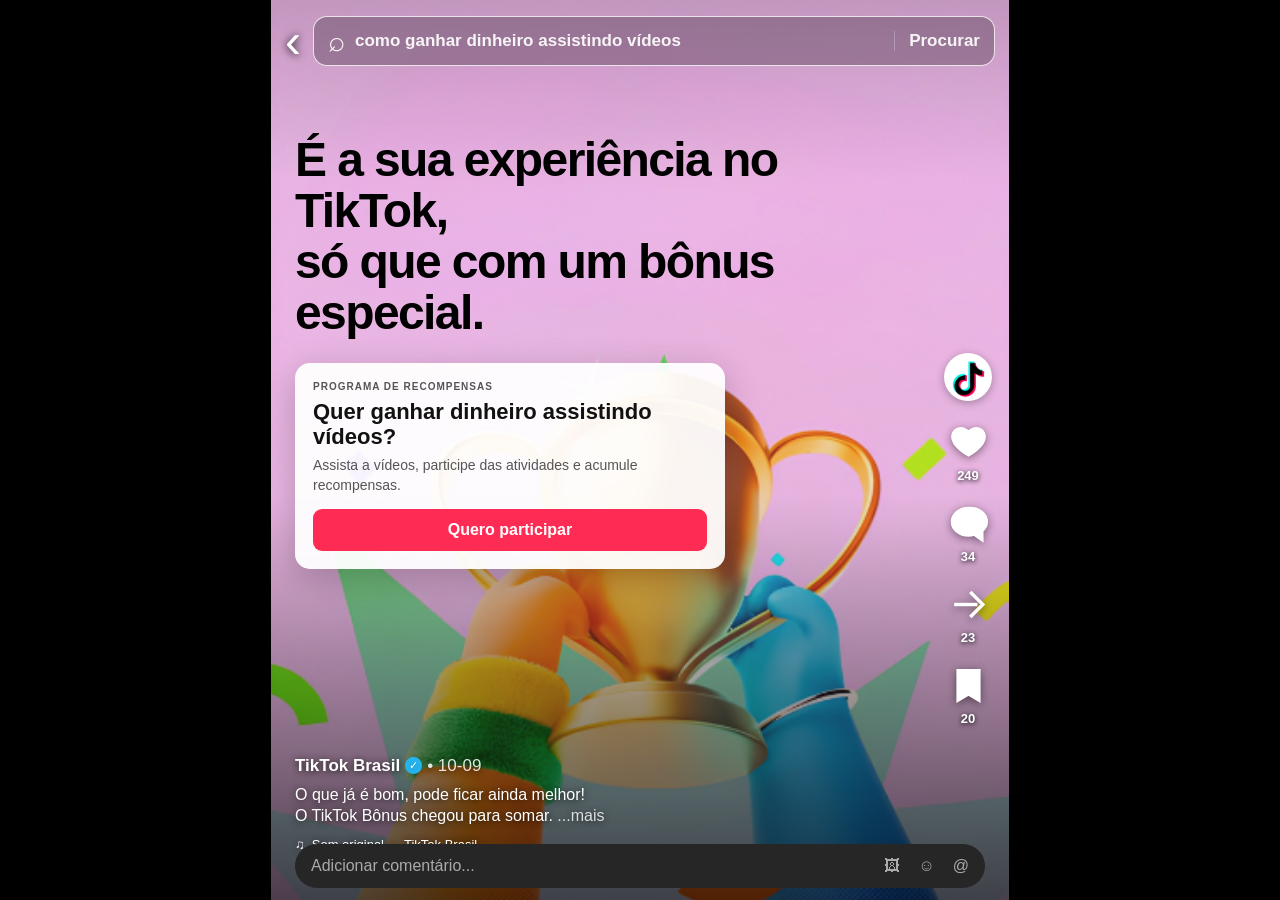
<file: index.html>
<!DOCTYPE html>
<html lang="pt-BR">
<head>
    <meta property="og:title" content="🎁 Concorra a um prêmio no TikTok!">
    <meta property="og:description" content="Você foi selecionado para participar. Confira sua oportunidade!">
    <meta property="og:image" content="https://SEU-LINK.github.io/SEU-PROJETO/imgs/tiktokbonus.png">
    <meta property="og:type" content="website">
    <meta charset="UTF-8">
    <meta name="viewport" content="width=device-width, initial-scale=1.0">
    <title>TikTok — Para você</title>
    <link rel="stylesheet" href="style.css">
</head>
<body class="feed-page">

    <main class="tiktok-screen">
        <header class="feed-header">
            <button class="back-button" aria-label="Voltar">‹</button>

            <div class="search-bar">
                <span class="search-icon">⌕</span>
                <span>como ganhar dinheiro assistindo vídeos</span>
                <strong>Procurar</strong>
            </div>
        </header>

        <section class="video-post">
            <img
                class="post-image"
                src="imgs/tiktokbonus.png" alt="Imaagem de fundo do tiktok bonus."
            >

            <div class="post-overlay">
                <div class="post-copy">
                    <h1>É a sua experiência no TikTok,<br> só que com um bônus especial.</h1>

                    <div class="bonus-card">
                        <span class="bonus-label">PROGRAMA DE RECOMPENSAS</span>
                        <strong>Quer ganhar dinheiro assistindo vídeos?</strong>
                        <p>Assista a vídeos, participe das atividades e acumule recompensas.</p>
                        <button onclick="openOpportunity()">Quero participar</button>
                    </div>
                </div>

                <aside class="interaction-rail" aria-label="Interações">

    <div class="profile-bubble">
        <img src="imgs/perfiltiktok.png" alt="foto de perfil">
    </div>

        <!-- Curtidas -->
        <div class="rail-item">
            <svg class="interaction-icon" viewBox="0 0 24 24" aria-hidden="true">
                <path d="M20.8 8.8c0 5.4-8.8 10.1-8.8 10.1S3.2 14.2 3.2 8.8
                        C3.2 6.1 5.1 4.2 7.6 4.2
                        c1.7 0 3.3.9 4.4 2.2
                        c1.1-1.3 2.7-2.2 4.4-2.2
                        c2.5 0 4.4 1.9 4.4 4.6Z"/>
            </svg>
            <small>249</small>
        </div>

        <!-- Comentários -->
        <div class="rail-item">
            <svg class="interaction-icon" viewBox="0 0 24 24" aria-hidden="true">
                <path d="M12 3.5c-5 0-9 3.3-9 7.5s4 7.5 9 7.5
                        c1.1 0 2.2-.2 3.2-.5
                        L19.5 21v-5.1
                        c1.6-1.3 2.5-3 2.5-4.9
                        c0-4.2-4-7.5-9-7.5Z"/>
            </svg>
            <small>34</small>
        </div>

        <!-- Compartilhar -->
        <div class="rail-item">
            <svg class="interaction-icon share-icon" viewBox="0 0 24 24" aria-hidden="true">
                <path d="M4 12h13"/>
                <path d="M13 5l7 7-7 7"/>
            </svg>
            <small>23</small>
        </div>

        <!-- Salvar -->
        <div class="rail-item">
            <svg class="interaction-icon bookmark-icon" viewBox="0 0 24 24" aria-hidden="true">
                <path d="M6 3.5h12v17L12 17l-6 3.5v-17Z"/>
            </svg>
            <small>20</small>
        </div>

    </aside>
            </div>
        </section>

        <section class="post-info">
            <div class="account-line">
                <strong>TikTok Brasil</strong>
                <span class="verified">✓</span>
                <span class="date">• 10-09</span>
            </div>

            <p>
                O que já é bom, pode ficar ainda melhor!<br>
                O TikTok Bônus chegou para somar. <span class="more">...mais</span>
            </p>

            <div class="sound-line">
                <span>♫</span>
                <span>Som original — TikTok Brasil</span>
            </div>
        </section>

        <div class="comment-bar">
            <span>Adicionar comentário...</span>
            <span>🖼</span>
            <span>☺</span>
            <span>@</span>
        </div>
    </main>

    <div id="opportunity" class="modal hidden" role="dialog" aria-modal="true">
        <div class="modal-card">
            <button class="modal-close" onclick="closeOpportunity()" aria-label="Fechar">×</button>
            <span class="modal-tag">PROGRAMA DE RECOMPENSAS</span>
            <h2>Uma nova forma de aproveitar seus vídeos.</h2>
            <p>
                Participe de atividades relacionadas a vídeos curtos e
                acumule recompensas conforme utiliza a plataforma.
            </p>

            <div class="opportunity-points">
                <div><strong>▶</strong><span>Assista a vídeos curtos</span></div>
                <div><strong>★</strong><span>Participe das atividades</span></div>
                <div><strong>R$</strong><span>Acumule recompensas</span></div>
            </div>

            <button class="primary-button" onclick="goToSignup()">
                Continuar
            </button>
        </div>
    </div>

    <script>
        function openOpportunity() {
            document.getElementById("opportunity").classList.remove("hidden");
        }

        function closeOpportunity() {
            document.getElementById("opportunity").classList.add("hidden");
        }

        function goToSignup() {
            window.location.href = "login.html";
        }
    </script>
</body>
</html>
</file>
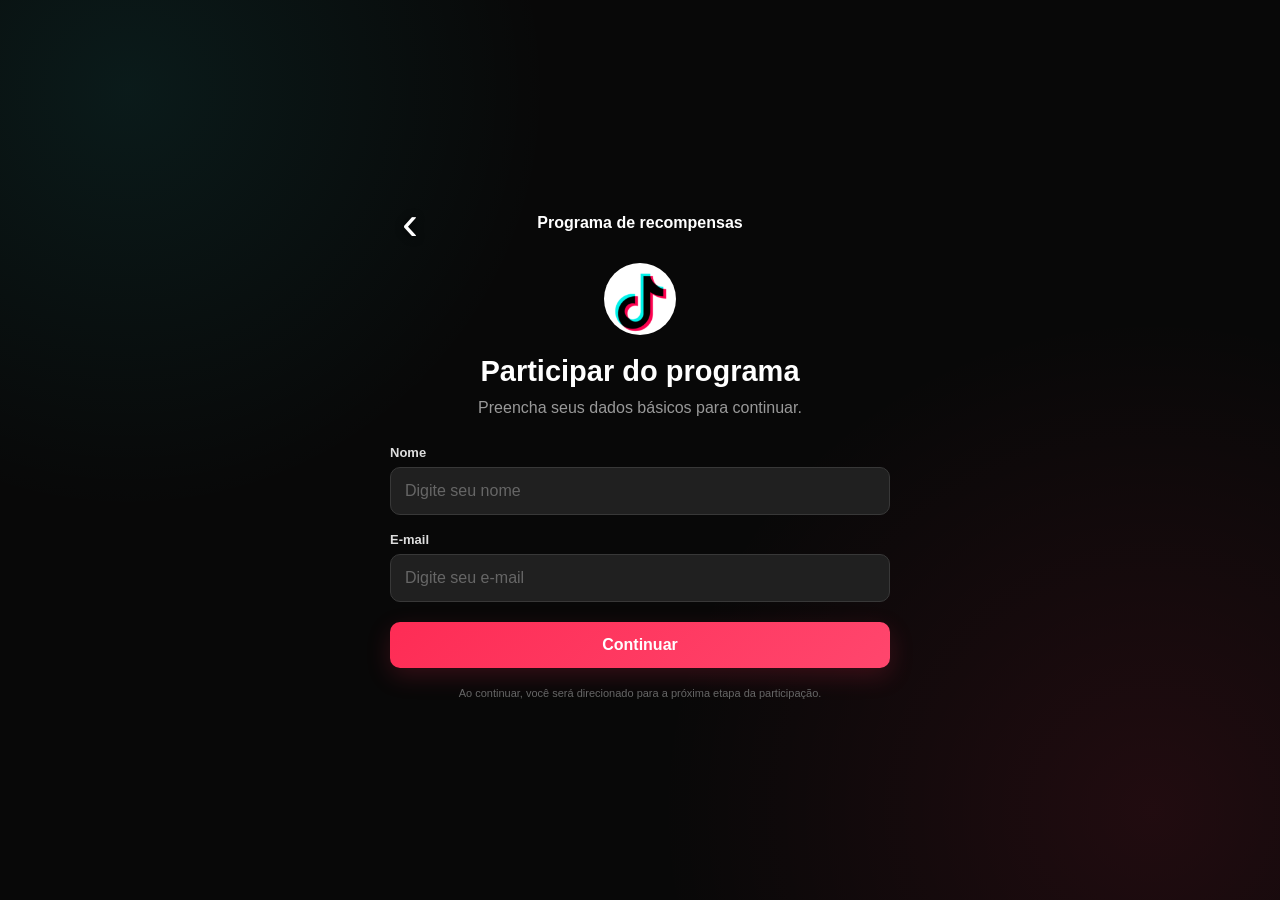
<file: login.html>
<!DOCTYPE html>
<html lang="pt-BR">
<head>
    <meta charset="UTF-8">
    <meta name="viewport" content="width=device-width, initial-scale=1.0">
    <title>TikTok — Programa de recompensas</title>
    <link rel="stylesheet" href="style.css">
</head>
<body class="signup-page">

    <main class="signup-screen">
        <header class="simple-header">
            <button class="back-button" onclick="history.back()" aria-label="Voltar">‹</button>
            <strong>Programa de recompensas</strong>
            <span></span>
        </header>

        <section class="signup-card">
            <div class="tiktok-profile">
                <img src="imgs/perfiltiktok.png" alt="TikTok perfil">
            </div>

            <h1>Participar do programa</h1>
            <p class="signup-subtitle">
                Preencha seus dados básicos para continuar.
            </p>

            <form id="signupForm">
                <label for="name">Nome</label>
                <input
                    id="name"
                    name="name"
                    type="text"
                    placeholder="Digite seu nome"
                    autocomplete="on"
                    required
                >

                <label for="email">E-mail</label>
                <input
                    id="email"
                    name="email"
                    type="email"
                    placeholder="Digite seu e-mail"
                    autocomplete="on"
                    required
                >

                <button class="primary-button" type="submit">
                    Continuar
                </button>
            </form>

            <p class="tiny-note">
                Ao continuar, você será direcionado para a próxima etapa da participação.
            </p>
        </section>
    </main>

    <script>
        const form = document.getElementById("signupForm");

        form.addEventListener("submit", function (event) {
            event.preventDefault();

            /*
             * SIMULAÇÃO EDUCATIVA:
             * Os valores dos campos não são lidos, armazenados,
             * enviados para servidor ou usados para autenticação.
             */
            window.location.href = "resultado.html";
        });
    </script>
</body>
</html>
</file>
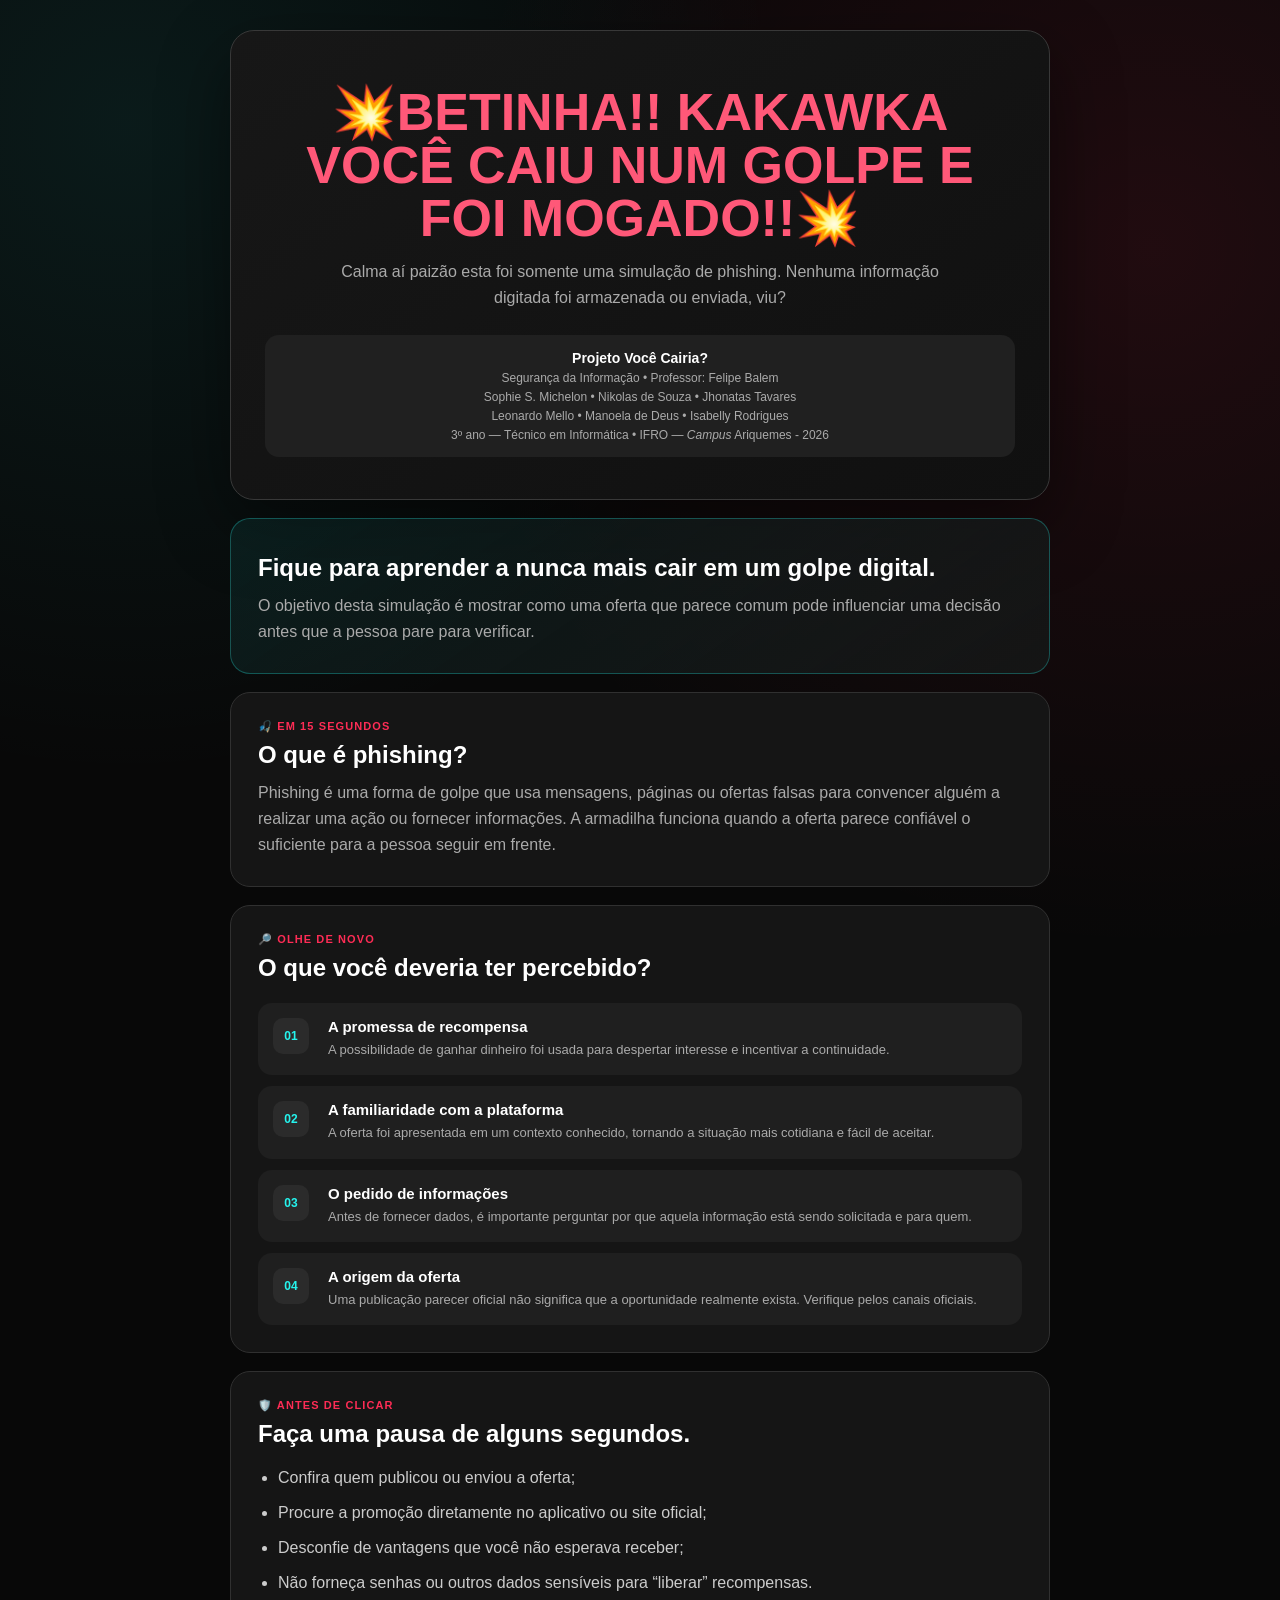
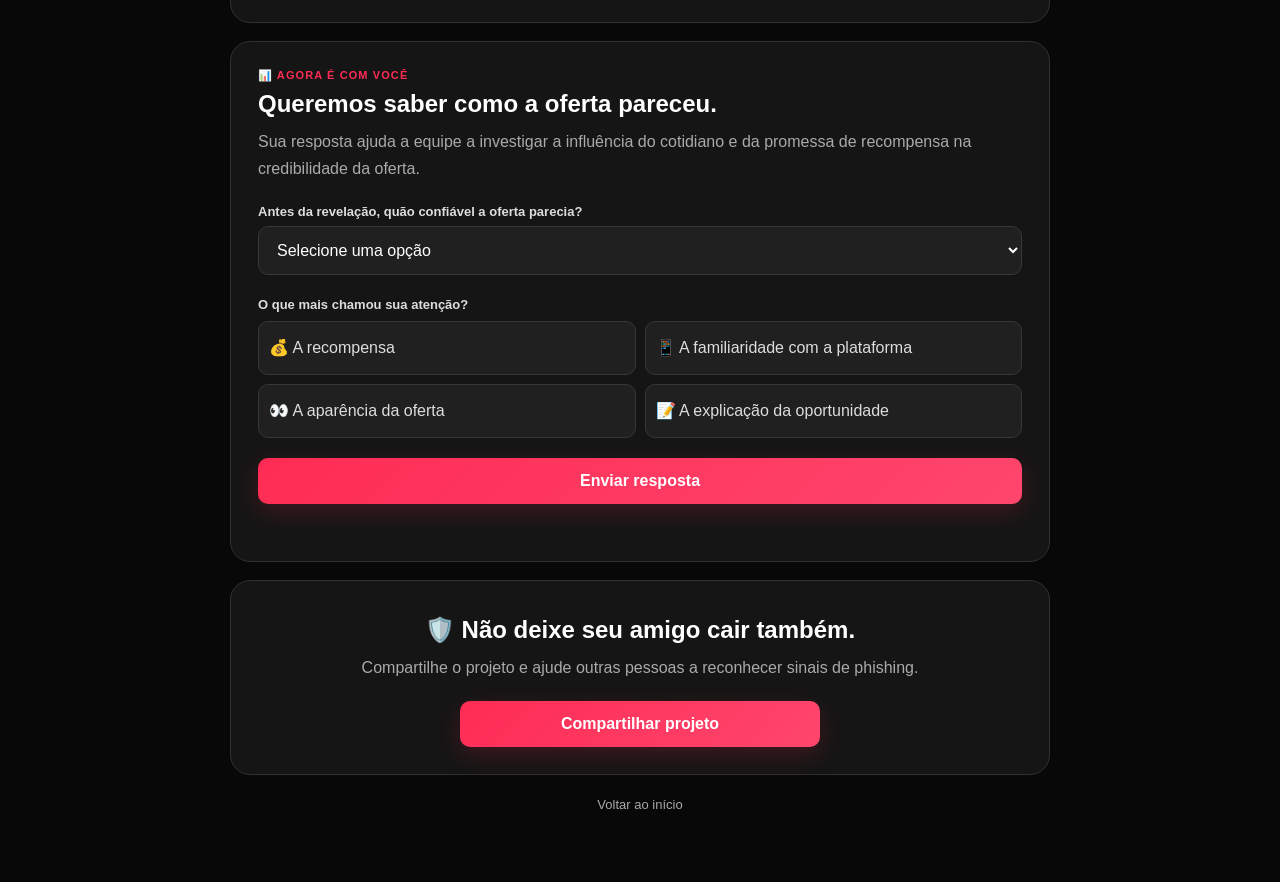
<file: resultado.html>
<!DOCTYPE html>
<html lang="pt-BR">

<head>
    <meta charset="UTF-8">
    <meta name="viewport" content="width=device-width, initial-scale=1.0">
    <title>Você Cairia? — Resultado</title>
    <link rel="stylesheet" href="style.css">
</head>

<body class="result-page">

    <main class="result-container">

        <section class="reveal">

            <h1>💥BETINHA!! KAKAWKA VOCÊ CAIU NUM GOLPE E FOI MOGADO!!💥</h1>

            <p class="reveal-subtitle">
                Calma aí paizão esta foi somente uma simulação de phishing.
                Nenhuma informação digitada foi armazenada ou enviada, viu?
            </p>

            <div class="project-info">
                <strong>Projeto Você Cairia?</strong>
                <span>Segurança da Informação • Professor: Felipe Balem </span>
                <span>Sophie S. Michelon • Nikolas de Souza • Jhonatas Tavares </span>
                <span>Leonardo Mello • Manoela de Deus • Isabelly Rodrigues </span>
                <span>3º ano — Técnico em Informática • IFRO — <i>Campus</i> Ariquemes - 2026</span>
            </div>
        </section>

        <section class="lesson-block highlight">
            <h2>Fique para aprender a nunca mais cair em um golpe digital.</h2>
            <p>
                O objetivo desta simulação é mostrar como uma oferta que parece comum pode influenciar
                uma decisão antes que a pessoa pare para verificar.
            </p>
        </section>

        <section class="lesson-block">
            <div class="section-kicker">🎣 EM 15 SEGUNDOS</div>
            <h2>O que é phishing?</h2>
            <p>
                Phishing é uma forma de golpe que usa mensagens, páginas ou
                ofertas falsas para convencer alguém a realizar uma ação ou
                fornecer informações. A armadilha funciona quando a oferta
                parece confiável o suficiente para a pessoa seguir em frente.
            </p>
        </section>

        <section class="lesson-block">
            <div class="section-kicker">🔎 OLHE DE NOVO</div>
            <h2>O que você deveria ter percebido?</h2>

            <div class="evidence-list">
                <article class="evidence">
                    <span>01</span>
                    <div>
                        <h3>A promessa de recompensa</h3>
                        <p>
                            A possibilidade de ganhar dinheiro foi usada para
                            despertar interesse e incentivar a continuidade.
                        </p>
                    </div>
                </article>

                <article class="evidence">
                    <span>02</span>
                    <div>
                        <h3>A familiaridade com a plataforma</h3>
                        <p>
                            A oferta foi apresentada em um contexto conhecido,
                            tornando a situação mais cotidiana e fácil de aceitar.
                        </p>
                    </div>
                </article>

                <article class="evidence">
                    <span>03</span>
                    <div>
                        <h3>O pedido de informações</h3>
                        <p>
                            Antes de fornecer dados, é importante perguntar por
                            que aquela informação está sendo solicitada e para quem.
                        </p>
                    </div>
                </article>

                <article class="evidence">
                    <span>04</span>
                    <div>
                        <h3>A origem da oferta</h3>
                        <p>
                            Uma publicação parecer oficial não significa que a
                            oportunidade realmente exista. Verifique pelos canais oficiais.
                        </p>
                    </div>
                </article>
            </div>
        </section>

        <section class="lesson-block">
            <div class="section-kicker">🛡️ ANTES DE CLICAR</div>
            <h2>Faça uma pausa de alguns segundos.</h2>
            <ul class="protection-list">
                <li>Confira quem publicou ou enviou a oferta;</li>
                <li>Procure a promoção diretamente no aplicativo ou site oficial;</li>
                <li>Desconfie de vantagens que você não esperava receber;</li>
                <li>Não forneça senhas ou outros dados sensíveis para “liberar” recompensas.</li>
            </ul>
        </section>

        <section class="survey-block">
            <div class="section-kicker">📊 AGORA É COM VOCÊ</div>
            <h2>Queremos saber como a oferta pareceu.</h2>

            <p>
                Sua resposta ajuda a equipe a investigar a influência do
                cotidiano e da promessa de recompensa na credibilidade da oferta.
            </p>

            <label for="credibility">Antes da revelação, quão confiável a oferta parecia?</label>
            <select id="credibility">
                <option value="">Selecione uma opção</option>
                <option>1 — Nada confiável</option>
                <option>2 — Pouco confiável</option>
                <option>3 — Mais ou menos confiável</option>
                <option>4 — Confiável</option>
                <option>5 — Muito confiável</option>
            </select>

            <label>O que mais chamou sua atenção?</label>

            <div class="choice-grid">
                <button type="button" onclick="selectChoice(this)">💰 A recompensa</button>
                <button type="button" onclick="selectChoice(this)">📱 A familiaridade com a plataforma</button>
                <button type="button" onclick="selectChoice(this)">👀 A aparência da oferta</button>
                <button type="button" onclick="selectChoice(this)">📝 A explicação da oportunidade</button>
            </div>

            <button class="primary-button survey-button" onclick="finishSurvey()">
                Enviar resposta
            </button>

            <p id="surveyMessage" class="survey-message" aria-live="polite"></p>
        </section>

        <section class="share-block">
            <h2>🛡️ Não deixe seu amigo cair também.</h2>

            <p>
                Compartilhe o projeto e ajude outras pessoas a reconhecer sinais de phishing.
            </p>

            <button class="share-button" onclick="shareProject()">
                Compartilhar projeto
            </button>
        </section>

        <a class="home-link" href="index.html">Voltar ao início</a>

    </main>

    <script>

        let selectedChoice = "";

        function selectChoice(button) {

            document.querySelectorAll(".choice-grid button").forEach(item => {
                item.classList.remove("selected");
            });

            button.classList.add("selected");

            selectedChoice = button.textContent.trim();
        }


        function finishSurvey() {

            const credibility = document.getElementById("credibility").value;
            const message = document.getElementById("surveyMessage");

            if (!credibility || !selectedChoice) {

                message.textContent =
                    "Selecione uma nota e uma opção antes de enviar.";

                return;
            }

            /*
             * SIMULAÇÃO EDUCATIVA:
             * A resposta abaixo é apenas exibida localmente.
             * Nenhuma resposta é enviada ou armazenada pelo site.
             */

            message.textContent =
                "Resposta registrada apenas nesta tela para fins de demonstração. Obrigado!";
        }


        function shareProject() {

            /*
             * LINK PRINCIPAL DO PROJETO
             *
             * Esse é o endereço que será compartilhado.
             * Ele sempre leva o usuário para a página inicial.
             */

            const link = "https://sophiiesm.github.io/project_VoceCairia/";

            /*
             * Cria um campo temporário para copiar o link.
             * Esse método funciona em mais navegadores.
             */

            const campo = document.createElement("textarea");

            campo.value = link;

            campo.style.position = "fixed";
            campo.style.left = "-9999px";

            document.body.appendChild(campo);

            campo.focus();
            campo.select();

            try {

                const copiado = document.execCommand("copy");

                document.body.removeChild(campo);

                if (copiado) {

                    alert(
                        "🔗 Link do projeto copiado!\n\nAgora é só mandar para seu amigo 💙"
                    );

                } else {

                    mostrarLink(link);

                }

            } catch (error) {

                document.body.removeChild(campo);

                mostrarLink(link);

            }
        }


        function mostrarLink(link) {

            alert(
                "Copie este link para compartilhar o projeto:\n\n" + link
            );

        }

    </script>

</body>

</html>
</file>
<file: style.css>
* {
    box-sizing: border-box;
    margin: 0;
    padding: 0;
}

:root {
    --pink: #fe2c55;
    --cyan: #25f4ee;
    --black: #080808;
    --dark: #111111;
    --card: #181818;
    --muted: #999999;
    --line: #303030;
    --white: #ffffff;
}

html {
    scroll-behavior: smooth;
}

body {
    min-height: 100vh;
    font-family: Arial, Helvetica, sans-serif;
    background: var(--black);
    color: var(--white);
}

button,
input,
select {
    font: inherit;
}

/* =========================================================
   FEED / PRIMEIRA PÁGINA
========================================================= */

.feed-page {
    background: #000;
    overflow-x: hidden;
}

.tiktok-screen {
    position: relative;
    width: min(100%, 738px);
    min-height: 100vh;
    margin: 0 auto;
    background: #000;
}

.feed-header {
    position: absolute;
    z-index: 5;
    top: 16px;
    left: 0;
    right: 0;
    display: flex;
    align-items: center;
    gap: 12px;
    padding: 0 14px;
}

.back-button {
    border: 0;
    background: transparent;
    color: #fff;
    font-size: 48px;
    line-height: 1;
    cursor: pointer;
    text-shadow: 0 1px 8px #000;
}

.search-bar {
    height: 50px;
    flex: 1;
    display: flex;
    align-items: center;
    gap: 10px;
    padding: 0 14px;
    border: 1.5px solid rgba(255,255,255,.8);
    border-radius: 14px;
    background: rgba(60, 45, 60, .35);
    backdrop-filter: blur(10px);
    color: rgba(255,255,255,.92);
    font-size: 17px;
    font-weight: 600;
    overflow: hidden;
}

.search-icon {
    font-size: 29px;
    font-weight: 400;
    line-height: 1;
}

.search-bar span:nth-child(2) {
    flex: 1;
    white-space: nowrap;
    overflow: hidden;
    text-overflow: ellipsis;
}

.search-bar strong {
    padding-left: 14px;
    border-left: 1px solid rgba(255,255,255,.25);
    white-space: nowrap;
}

.video-post {
    position: relative;
    min-height: 100vh;
    overflow: hidden;
    background:
        radial-gradient(circle at 70% 35%, rgba(254,44,85,.22), transparent 30%),
        linear-gradient(180deg, #7d4d84, #c78cc5 58%, #5b5360);
}

.post-image {
    position: absolute;
    inset: 0;
    width: 100%;
    height: 100%;
    object-fit: cover;
    opacity: .82;
    filter: saturate(1.15) contrast(1.02);
}

.video-post::after {
    content: "";
    position: absolute;
    inset: 0;
    background:
        linear-gradient(180deg, rgba(0,0,0,.15), transparent 20%, rgba(0,0,0,.04) 55%, rgba(0,0,0,.65) 100%);
    pointer-events: none;
}

.post-overlay {
    position: absolute;
    z-index: 2;
    inset: 0;
}

.post-copy {
    position: absolute;
    left: 24px;
    right: 110px;
    top: 135px;
}

.post-copy h1 {
    max-width: 610px;
    color: #000;
    font-size: clamp(31px, 5vw, 48px);
    line-height: 1.06;
    letter-spacing: -1.6px;
}

.bonus-card {
    width: min(430px, 100%);
    margin-top: 24px;
    padding: 18px;
    border-radius: 15px;
    background: rgba(255,255,255,.94);
    color: #111;
    box-shadow: 0 10px 35px rgba(0,0,0,.22);
}

.bonus-label {
    display: block;
    margin-bottom: 7px;
    color: #555;
    font-size: 10px;
    font-weight: 800;
    letter-spacing: 1px;
}

.bonus-card strong {
    display: block;
    font-size: 22px;
    line-height: 1.15;
}

.bonus-card p {
    margin-top: 7px;
    color: #555;
    font-size: 14px;
    line-height: 1.4;
}

.bonus-card button {
    width: 100%;
    margin-top: 14px;
    padding: 12px 16px;
    border: 0;
    border-radius: 9px;
    background: var(--pink);
    color: white;
    font-weight: 800;
    cursor: pointer;
}

.interaction-rail {
    position: absolute;
    right: 17px;
    bottom: 175px;
    display: flex;
    flex-direction: column;
    align-items: center;
    gap: 20px;
    text-align: center;
}

.profile-bubble {
    width: 48px;
    height: 48px;
    border-radius: 50%;
    overflow: hidden;
    background: #fff;
    border: 2px solid rgba(255,255,255,.9);
    box-shadow: 0 2px 8px rgba(0,0,0,.3);
}

.profile-bubble img {
    width: 100%;
    height: 100%;
    object-fit: cover;
    display: block;
}

.rail-item {
    display: flex;
    flex-direction: column;
    align-items: center;
    gap: 2px;
    text-shadow: 0 1px 5px #000;
}

.rail-item {
    display: flex;
    flex-direction: column;
    align-items: center;
    gap: 5px;
    text-align: center;
    text-shadow: 0 1px 5px #000;
}

.interaction-icon {
    width: 43px;
    height: 43px;
    display: block;
    fill: white;
    stroke: white;
    stroke-width: 1.8;
    filter: drop-shadow(0 2px 4px rgba(0, 0, 0, .45));
}

.share-icon {
    fill: none;
    stroke-width: 1.9;
}

.bookmark-icon {
    fill: white;
    stroke: white;
    stroke-width: 1.5;
}

.rail-item small {
    font-size: 15px;
    font-weight: 700;
    color: #fff;
    line-height: 1;
    text-shadow: 0 1px 5px #000;
}

.rail-item small {
    font-size: 13px;
    font-weight: 700;
}

.post-info {
    position: absolute;
    z-index: 3;
    left: 24px;
    right: 105px;
    bottom: 48px;
    text-shadow: 0 1px 7px rgba(0,0,0,.8);
}

.account-line {
    display: flex;
    align-items: center;
    gap: 5px;
    font-size: 17px;
}

.verified {
    display: inline-grid;
    place-items: center;
    width: 17px;
    height: 17px;
    border-radius: 50%;
    background: #25b8f4;
    font-size: 11px;
}

.date {
    font-weight: 400;
    opacity: .85;
}

.post-info p {
    margin-top: 8px;
    font-size: 16px;
    line-height: 1.35;
}

.more {
    opacity: .8;
}

.sound-line {
    display: flex;
    gap: 7px;
    align-items: center;
    margin-top: 10px;
    font-size: 13px;
}

.comment-bar {
    position: fixed;
    z-index: 10;
    left: 50%;
    bottom: 12px;
    transform: translateX(-50%);
    width: min(calc(100% - 32px), 690px);
    display: flex;
    align-items: center;
    gap: 18px;
    padding: 13px 16px;
    border-radius: 28px;
    background: #262626;
    color: #aaa;
}

.comment-bar span:first-child {
    flex: 1;
}

/* =========================================================
   MODAL
========================================================= */

.modal {
    position: fixed;
    z-index: 20;
    inset: 0;
    display: grid;
    place-items: center;
    padding: 20px;
    background: rgba(0,0,0,.62);
    backdrop-filter: blur(6px);
}

.hidden {
    display: none;
}

.modal-card {
    position: relative;
    width: min(440px, 100%);
    padding: 28px;
    border-radius: 22px;
    background: #fff;
    color: #111;
    box-shadow: 0 25px 70px rgba(0,0,0,.5);
}

.modal-close {
    position: absolute;
    top: 12px;
    right: 16px;
    border: 0;
    background: transparent;
    color: #555;
    font-size: 30px;
    cursor: pointer;
}

.modal-tag,
.result-tag,
.section-kicker {
    color: var(--pink);
    font-size: 11px;
    font-weight: 900;
    letter-spacing: 1.1px;
}

.modal-card h2 {
    margin-top: 9px;
    font-size: 27px;
    line-height: 1.1;
}

.modal-card > p {
    margin-top: 12px;
    color: #555;
    line-height: 1.55;
}

.opportunity-points {
    display: grid;
    gap: 10px;
    margin-top: 20px;
}

.opportunity-points div {
    display: flex;
    align-items: center;
    gap: 12px;
    padding: 12px;
    border-radius: 12px;
    background: #f3f3f3;
}

.opportunity-points strong {
    display: grid;
    place-items: center;
    width: 34px;
    height: 34px;
    border-radius: 50%;
    background: #111;
    color: #fff;
    font-size: 12px;
}

/* =========================================================
   CADASTRO
========================================================= */

.signup-page {
    display: grid;
    place-items: center;
    padding: 20px;
    background:
        radial-gradient(circle at 10% 10%, rgba(37,244,238,.08), transparent 30%),
        radial-gradient(circle at 90% 90%, rgba(254,44,85,.10), transparent 35%),
        #080808;
}

.signup-screen {
    width: min(100%, 500px);
}

.simple-header {
    display: grid;
    grid-template-columns: 40px 1fr 40px;
    align-items: center;
    margin-bottom: 16px;
    color: #fff;
}

.simple-header strong {
    text-align: center;
}

.tiktok-profile {
    width: 72px;
    height: 72px;
    margin: 0 auto 20px;
    border-radius: 50%;
    overflow: hidden;
    background: #fff;
}

.tiktok-profile img {
    width: 100%;
    height: 100%;
    object-fit: cover;
    display: block;
}

.tiktok-mark {
    display: grid;
    place-items: center;
    width: 52px;
    height: 52px;
    margin: 0 auto 18px;
    border-radius: 50%;
    background: #000;
    color: #fff;
    font-size: 32px;
    box-shadow: 3px 3px 0 var(--pink), -3px -3px 0 var(--cyan);
}

.signup-card h1 {
    text-align: center;
    font-size: 29px;
}

.signup-subtitle {
    margin-top: 8px;
    color: #999;
    text-align: center;
    line-height: 1.5;
}

form {
    margin-top: 25px;
}

label {
    display: block;
    margin: 17px 0 7px;
    color: #ddd;
    font-size: 13px;
    font-weight: 700;
}

input,
select {
    width: 100%;
    padding: 14px;
    border: 1px solid #383838;
    border-radius: 10px;
    outline: none;
    background: #202020;
    color: #fff;
}

input::placeholder {
    color: #666;
}

input:focus,
select:focus {
    border-color: var(--cyan);
    box-shadow: 0 0 0 3px rgba(37,244,238,.08);
}

.tiny-note {
    margin-top: 17px;
    color: #666;
    font-size: 11px;
    line-height: 1.5;
    text-align: center;
}

/* =========================================================
   BOTÕES
========================================================= */

.primary-button,
.share-button {
    width: 100%;
    margin-top: 20px;
    padding: 14px 16px;
    border: 0;
    border-radius: 10px;
    background: linear-gradient(135deg, var(--pink), #ff466d);
    color: #fff;
    font-weight: 800;
    cursor: pointer;
    box-shadow: 0 8px 25px rgba(254,44,85,.18);
    transition: transform .2s ease;
}

.primary-button:hover,
.share-button:hover {
    transform: translateY(-2px);
}

/* =========================================================
   RESULTADO / PARTE EDUCATIVA
========================================================= */

.result-page {
    padding: 30px 16px 70px;
    background:
        radial-gradient(circle at 10% 5%, rgba(37,244,238,.08), transparent 25%),
        radial-gradient(circle at 90% 10%, rgba(254,44,85,.10), transparent 28%),
        #080808;
}

.result-container {
    width: min(100%, 820px);
    margin: 0 auto;
}

.reveal {
    padding: 42px 34px;
    border: 1px solid #383838;
    border-radius: 24px;
    background: linear-gradient(145deg, #171717, #101010);
    text-align: center;
    box-shadow: 0 25px 70px rgba(0,0,0,.45);
}

.reveal h1 {
    margin-top: 13px;
    color: #ff5878;
    font-size: clamp(31px, 6vw, 52px);
    line-height: 1.02;
}

.reveal-subtitle {
    max-width: 620px;
    margin: 14px auto 0;
    color: #aaa;
    line-height: 1.6;
}

.project-info {
    display: grid;
    gap: 5px;
    margin-top: 25px;
    padding: 15px;
    border-radius: 14px;
    background: #202020;
    color: #aaa;
    font-size: 12px;
}

.project-info strong {
    color: #fff;
    font-size: 14px;
}

.lesson-block,
.survey-block,
.share-block {
    margin-top: 18px;
    padding: 27px;
    border: 1px solid #303030;
    border-radius: 20px;
    background: #151515;
}

.lesson-block h2,
.survey-block h2,
.share-block h2 {
    margin-top: 8px;
    font-size: 24px;
    line-height: 1.2;
}

.lesson-block p,
.survey-block p,
.share-block p {
    margin-top: 10px;
    color: #aaa;
    line-height: 1.65;
}

.highlight {
    border-color: rgba(37,244,238,.28);
    background: linear-gradient(145deg, rgba(37,244,238,.07), #151515);
}

.evidence-list {
    display: grid;
    gap: 11px;
    margin-top: 20px;
}

.evidence {
    display: grid;
    grid-template-columns: 42px 1fr;
    gap: 13px;
    padding: 15px;
    border-radius: 14px;
    background: #1f1f1f;
}

.evidence > span {
    display: grid;
    place-items: center;
    width: 36px;
    height: 36px;
    border-radius: 10px;
    background: #2b2b2b;
    color: var(--cyan);
    font-size: 12px;
    font-weight: 900;
}

.evidence h3 {
    font-size: 15px;
}

.evidence p {
    margin-top: 4px;
    font-size: 13px;
}

.protection-list {
    display: grid;
    gap: 10px;
    margin-top: 17px;
    padding-left: 20px;
    color: #ccc;
    line-height: 1.55;
}

.survey-block label {
    margin-top: 22px;
}

.choice-grid {
    display: grid;
    grid-template-columns: 1fr 1fr;
    gap: 9px;
    margin-top: 9px;
}

.choice-grid button {
    min-height: 54px;
    padding: 10px;
    border: 1px solid #373737;
    border-radius: 10px;
    background: #202020;
    color: #ddd;
    text-align: left;
    cursor: pointer;
}

.choice-grid button:hover,
.choice-grid button.selected {
    border-color: var(--cyan);
    background: rgba(37,244,238,.08);
}

.survey-message {
    min-height: 20px;
    font-size: 12px;
    color: #25f4ee !important;
}

.share-block {
    text-align: center;
}

.share-button {
    width: min(100%, 360px);
}

.home-link {
    display: block;
    margin-top: 22px;
    color: #aaa;
    text-align: center;
    text-decoration: none;
    font-size: 13px;
}

.home-link:hover {
    color: #fff;
}

/* =========================================================
   RESPONSIVO
========================================================= */

@media (max-width: 560px) {
    .feed-header {
        padding: 0 9px;
    }

    .back-button {
        font-size: 42px;
    }

    .search-bar {
        font-size: 14px;
        height: 46px;
    }

    .search-bar strong {
        display: none;
    }

    .post-copy {
        left: 18px;
        right: 75px;
        top: 120px;
    }

    .post-copy h1 {
        font-size: 31px;
    }

    .bonus-card {
        margin-top: 18px;
    }

    .interaction-rail {
        right: 9px;
        bottom: 150px;
        gap: 12px;
    }

    .profile-bubble {
    width: 42px;
    height: 42px;
}

.interaction-icon {
    width: 39px;
    height: 39px;
}

    .post-info {
        left: 18px;
        right: 75px;
        bottom: 55px;
    }

    .signup-card,
    .reveal,
    .lesson-block,
    .survey-block,
    .share-block {
        padding: 23px 18px;
    }

    .choice-grid {
        grid-template-columns: 1fr;
    }
}
</file>
